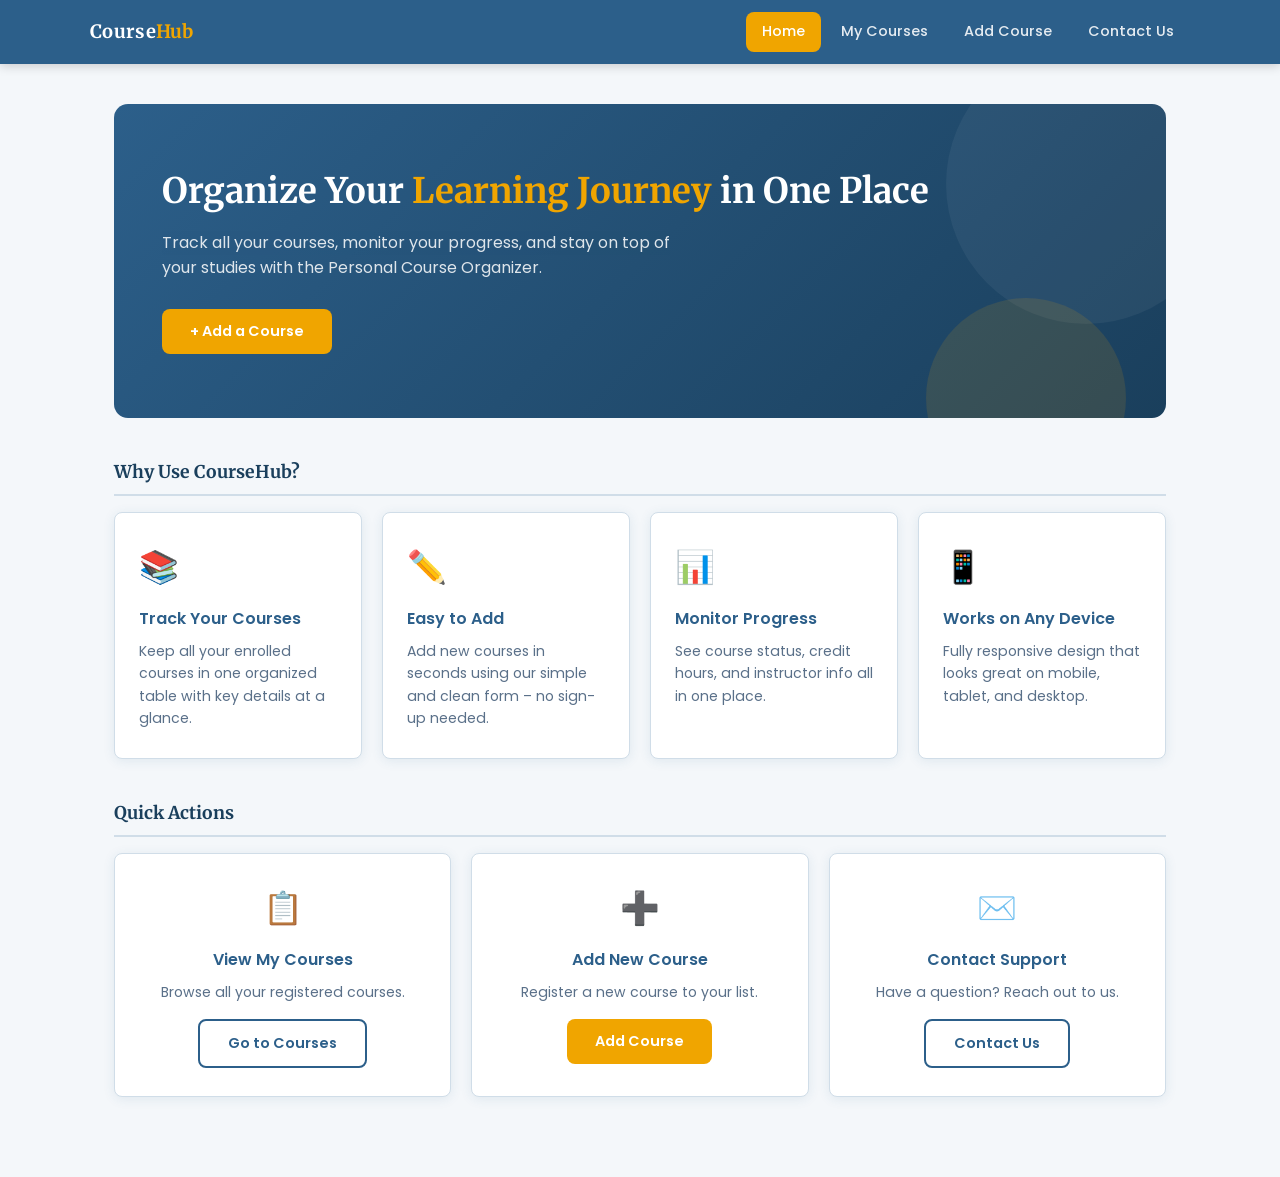
<file: index.html>
<!DOCTYPE html>
<html lang="en">
<head>
  <meta charset="UTF-8" />
  <meta name="viewport" content="width=device-width, initial-scale=1.0" />
  <title>Home – Personal Course Organizer</title>
  <link rel="stylesheet" href="style.css" />
</head>
<body>

  <!-- HEADER -->
  <header>
    <div class="header-inner">
      <div class="logo">Course<span>Hub</span></div>
      <div class="nav-toggle" id="navToggle" aria-label="Toggle menu">
        <span></span><span></span><span></span>
      </div>
      <nav id="mainNav">
        <ul>
          <li><a href="index.html" class="active">Home</a></li>
          <li><a href="my-courses.html">My Courses</a></li>
          <li><a href="add-course.html">Add Course</a></li>
          <li><a href="contact.html">Contact Us</a></li>
        </ul>
      </nav>
    </div>
  </header>

  <!-- MAIN -->
  <main>

    <!-- Hero -->
    <section class="hero">
      <h1>Organize Your <span>Learning Journey</span> in One Place</h1>
      <p>Track all your courses, monitor your progress, and stay on top of your studies with the Personal Course Organizer.</p>
      <a href="add-course.html" class="btn btn-accent">+ Add a Course</a>
    </section>

    <!-- Feature Cards -->
    <section>
      <h2 class="section-heading">Why Use CourseHub?</h2>
      <div class="cards-grid">
        <div class="card">
          <div class="card-icon">📚</div>
          <h3>Track Your Courses</h3>
          <p>Keep all your enrolled courses in one organized table with key details at a glance.</p>
        </div>
        <div class="card">
          <div class="card-icon">✏️</div>
          <h3>Easy to Add</h3>
          <p>Add new courses in seconds using our simple and clean form – no sign-up needed.</p>
        </div>
        <div class="card">
          <div class="card-icon">📊</div>
          <h3>Monitor Progress</h3>
          <p>See course status, credit hours, and instructor info all in one place.</p>
        </div>
        <div class="card">
          <div class="card-icon">📱</div>
          <h3>Works on Any Device</h3>
          <p>Fully responsive design that looks great on mobile, tablet, and desktop.</p>
        </div>
      </div>
    </section>

    <!-- Quick Actions -->
    <section>
      <h2 class="section-heading">Quick Actions</h2>
      <div class="cards-grid" style="grid-template-columns: repeat(auto-fit, minmax(200px, 1fr));">
        <div class="card" style="text-align:center;">
          <div class="card-icon">📋</div>
          <h3>View My Courses</h3>
          <p style="margin-bottom:16px;">Browse all your registered courses.</p>
          <a href="my-courses.html" class="btn btn-outline">Go to Courses</a>
        </div>
        <div class="card" style="text-align:center;">
          <div class="card-icon">➕</div>
          <h3>Add New Course</h3>
          <p style="margin-bottom:16px;">Register a new course to your list.</p>
          <a href="add-course.html" class="btn btn-accent">Add Course</a>
        </div>
        <div class="card" style="text-align:center;">
          <div class="card-icon">✉️</div>
          <h3>Contact Support</h3>
          <p style="margin-bottom:16px;">Have a question? Reach out to us.</p>
          <a href="contact.html" class="btn btn-outline">Contact Us</a>
        </div>
      </div>
    </section>

  </main>



  <script>
    document.getElementById('navToggle').addEventListener('click', function () {
      document.getElementById('mainNav').classList.toggle('open');
    });
  </script>

</body>
</html>
</file>
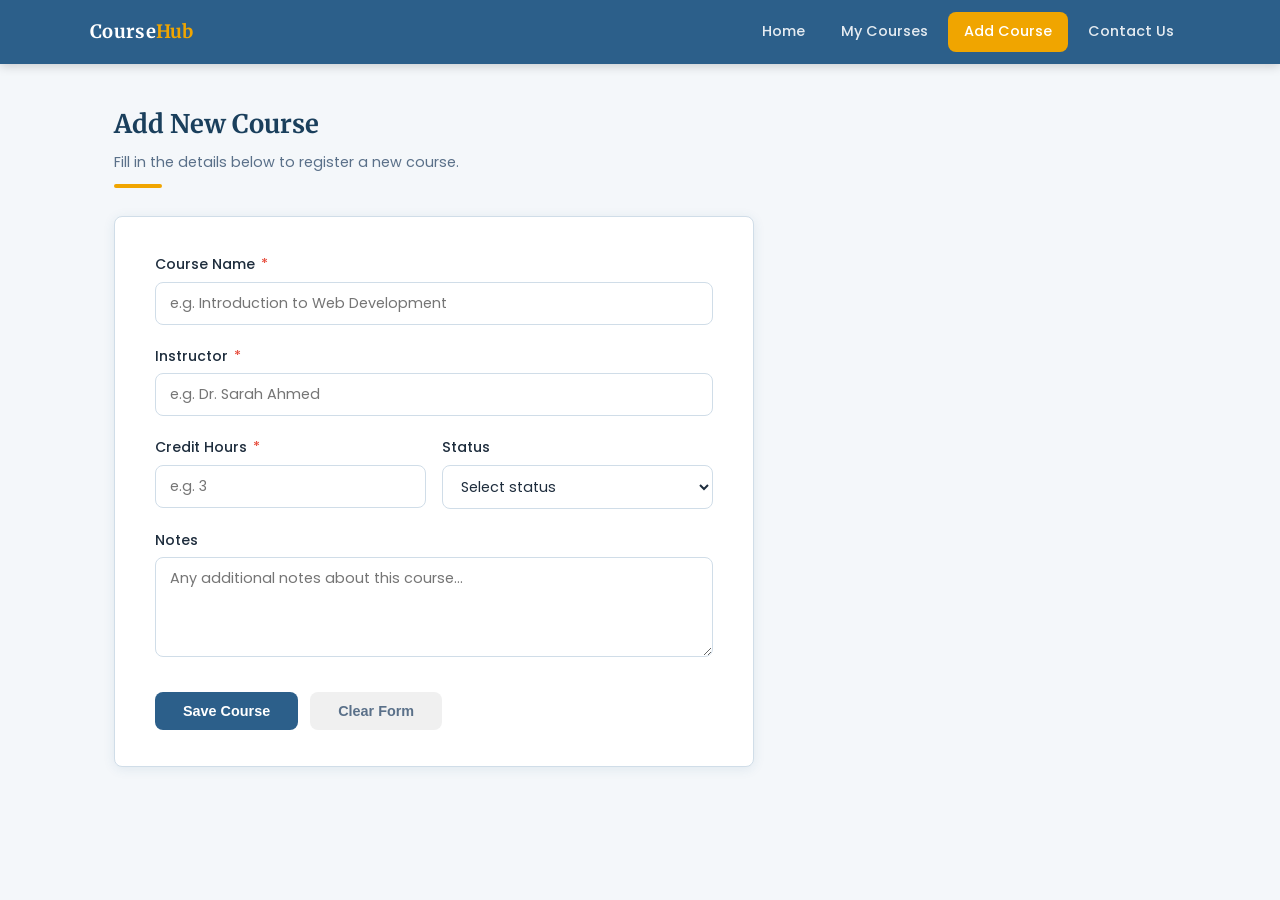
<file: add-course.html>
<!DOCTYPE html>
<html lang="en">
<head>
  <meta charset="UTF-8" />
  <meta name="viewport" content="width=device-width, initial-scale=1.0" />
  <title>Add Course – Personal Course Organizer</title>
  <link rel="stylesheet" href="style.css" />
</head>
<body>

  <!-- HEADER -->
  <header>
    <div class="header-inner">
      <div class="logo">Course<span>Hub</span></div>
      <div class="nav-toggle" id="navToggle" aria-label="Toggle menu">
        <span></span><span></span><span></span>
      </div>
      <nav id="mainNav">
        <ul>
          <li><a href="index.html">Home</a></li>
          <li><a href="my-courses.html">My Courses</a></li>
          <li><a href="add-course.html" class="active">Add Course</a></li>
          <li><a href="contact.html">Contact Us</a></li>
        </ul>
      </nav>
    </div>
  </header>

  <!-- MAIN -->
  <main>

    <div class="page-title">
      <h2>Add New Course</h2>
      <p>Fill in the details below to register a new course.</p>
      <div class="divider"></div>
    </div>

    <section>
      <div class="form-card">
        <form id="addCourseForm" novalidate>

          <!-- Course Name -->
          <div class="form-group">
            <label for="courseName">Course Name <span>*</span></label>
            <input
              type="text"
              id="courseName"
              name="courseName"
              placeholder="e.g. Introduction to Web Development"
              required
            />
          </div>

          <!-- Instructor -->
          <div class="form-group">
            <label for="instructor">Instructor <span>*</span></label>
            <input
              type="text"
              id="instructor"
              name="instructor"
              placeholder="e.g. Dr. Sarah Ahmed"
              required
            />
          </div>

          <!-- Credit Hours & Status -->
          <div class="form-row">
            <div class="form-group">
              <label for="creditHours">Credit Hours <span>*</span></label>
              <input
                type="number"
                id="creditHours"
                name="creditHours"
                min="1"
                max="6"
                placeholder="e.g. 3"
                required
              />
            </div>
            <div class="form-group">
              <label for="status">Status</label>
              <select id="status" name="status">
                <option value="" disabled selected>Select status</option>
                <option value="upcoming">Upcoming</option>
                <option value="in-progress">In Progress</option>
                <option value="completed">Completed</option>
              </select>
            </div>
          </div>

          <!-- Notes -->
          <div class="form-group">
            <label for="notes">Notes</label>
            <textarea
              id="notes"
              name="notes"
              placeholder="Any additional notes about this course..."
            ></textarea>
          </div>

          <!-- Actions -->
          <div class="form-actions">
            <button type="submit" class="btn btn-primary">Save Course</button>
            <button type="reset" class="btn btn-reset">Clear Form</button>
          </div>

        </form>

        <!-- Success message (hidden by default) -->
        <div id="successMsg" style="
          display:none;
          margin-top:20px;
          padding:14px 18px;
          background:#d4edda;
          color:#155724;
          border-radius:var(--radius);
          font-weight:500;
          font-size:0.9rem;
        ">
          ✅ Course added successfully! <a href="my-courses.html" style="color:var(--primary); text-decoration:underline;">View My Courses →</a>
        </div>
      </div>
    </section>

  </main>

  <script>
    // Mobile nav
    document.getElementById('navToggle').addEventListener('click', function () {
      document.getElementById('mainNav').classList.toggle('open');
    });

    // Form submit
    document.getElementById('addCourseForm').addEventListener('submit', function (e) {
      e.preventDefault();
      const name = document.getElementById('courseName').value.trim();
      const instructor = document.getElementById('instructor').value.trim();
      const hours = document.getElementById('creditHours').value.trim();

      if (!name || !instructor || !hours) {
        alert('Please fill in all required fields.');
        return;
      }

      document.getElementById('successMsg').style.display = 'block';
      this.reset();
      window.scrollTo({ top: document.getElementById('successMsg').offsetTop - 40, behavior: 'smooth' });
    });
  </script>

</body>
</html>
</file>
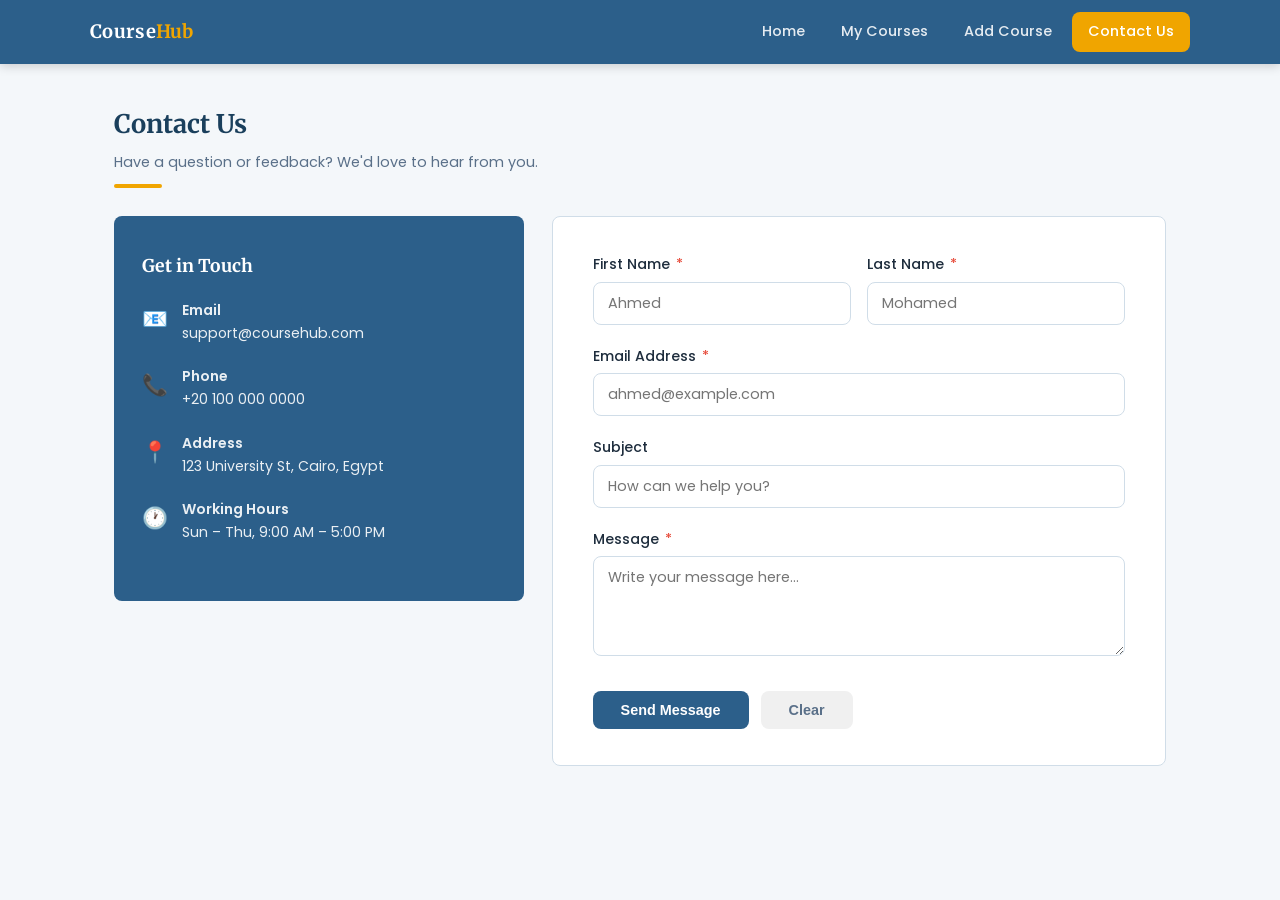
<file: contact.html>
<!DOCTYPE html>
<html lang="en">
<head>
  <meta charset="UTF-8" />
  <meta name="viewport" content="width=device-width, initial-scale=1.0" />
  <title>Contact Us – Personal Course Organizer</title>
  <link rel="stylesheet" href="style.css" />
</head>
<body>

  <!-- HEADER -->
  <header>
    <div class="header-inner">
      <div class="logo">Course<span>Hub</span></div>
      <div class="nav-toggle" id="navToggle" aria-label="Toggle menu">
        <span></span><span></span><span></span>
      </div>
      <nav id="mainNav">
        <ul>
          <li><a href="index.html">Home</a></li>
          <li><a href="my-courses.html">My Courses</a></li>
          <li><a href="add-course.html">Add Course</a></li>
          <li><a href="contact.html" class="active">Contact Us</a></li>
        </ul>
      </nav>
    </div>
  </header>

  <!-- MAIN -->
  <main>

    <div class="page-title">
      <h2>Contact Us</h2>
      <p>Have a question or feedback? We'd love to hear from you.</p>
      <div class="divider"></div>
    </div>

    <section>
      <div class="contact-grid">

        <!-- Info Panel -->
        <div class="contact-info">
          <h3>Get in Touch</h3>

          <div class="contact-item">
            <div class="icon">📧</div>
            <div>
              <p><strong>Email</strong>support@coursehub.com</p>
            </div>
          </div>

          <div class="contact-item">
            <div class="icon">📞</div>
            <div>
              <p><strong>Phone</strong>+20 100 000 0000</p>
            </div>
          </div>

          <div class="contact-item">
            <div class="icon">📍</div>
            <div>
              <p><strong>Address</strong>123 University St, Cairo, Egypt</p>
            </div>
          </div>

          <div class="contact-item">
            <div class="icon">🕐</div>
            <div>
              <p><strong>Working Hours</strong>Sun – Thu, 9:00 AM – 5:00 PM</p>
            </div>
          </div>
        </div>

        <!-- Contact Form -->
        <div class="form-card" style="box-shadow:none; border:1px solid var(--border);">
          <form id="contactForm" novalidate>

            <div class="form-row">
              <div class="form-group">
                <label for="firstName">First Name <span>*</span></label>
                <input type="text" id="firstName" name="firstName" placeholder="Ahmed" required />
              </div>
              <div class="form-group">
                <label for="lastName">Last Name <span>*</span></label>
                <input type="text" id="lastName" name="lastName" placeholder="Mohamed" required />
              </div>
            </div>

            <div class="form-group">
              <label for="email">Email Address <span>*</span></label>
              <input type="email" id="email" name="email" placeholder="ahmed@example.com" required />
            </div>

            <div class="form-group">
              <label for="subject">Subject</label>
              <input type="text" id="subject" name="subject" placeholder="How can we help you?" />
            </div>

            <div class="form-group">
              <label for="message">Message <span>*</span></label>
              <textarea id="message" name="message" placeholder="Write your message here..." required></textarea>
            </div>

            <div class="form-actions">
              <button type="submit" class="btn btn-primary">Send Message</button>
              <button type="reset" class="btn btn-reset">Clear</button>
            </div>

          </form>

          <div id="contactSuccess" style="
            display:none;
            margin-top:20px;
            padding:14px 18px;
            background:#d4edda;
            color:#155724;
            border-radius:var(--radius);
            font-weight:500;
            font-size:0.9rem;
          ">
            ✅ Your message has been sent! We'll get back to you soon.
          </div>
        </div>

      </div>
    </section>

  </main>


  <script>
    document.getElementById('navToggle').addEventListener('click', function () {
      document.getElementById('mainNav').classList.toggle('open');
    });

    document.getElementById('contactForm').addEventListener('submit', function (e) {
      e.preventDefault();
      const first = document.getElementById('firstName').value.trim();
      const email = document.getElementById('email').value.trim();
      const msg   = document.getElementById('message').value.trim();

      if (!first || !email || !msg) {
        alert('Please fill in all required fields.');
        return;
      }

      document.getElementById('contactSuccess').style.display = 'block';
      this.reset();
    });
  </script>

</body>
</html>
</file>
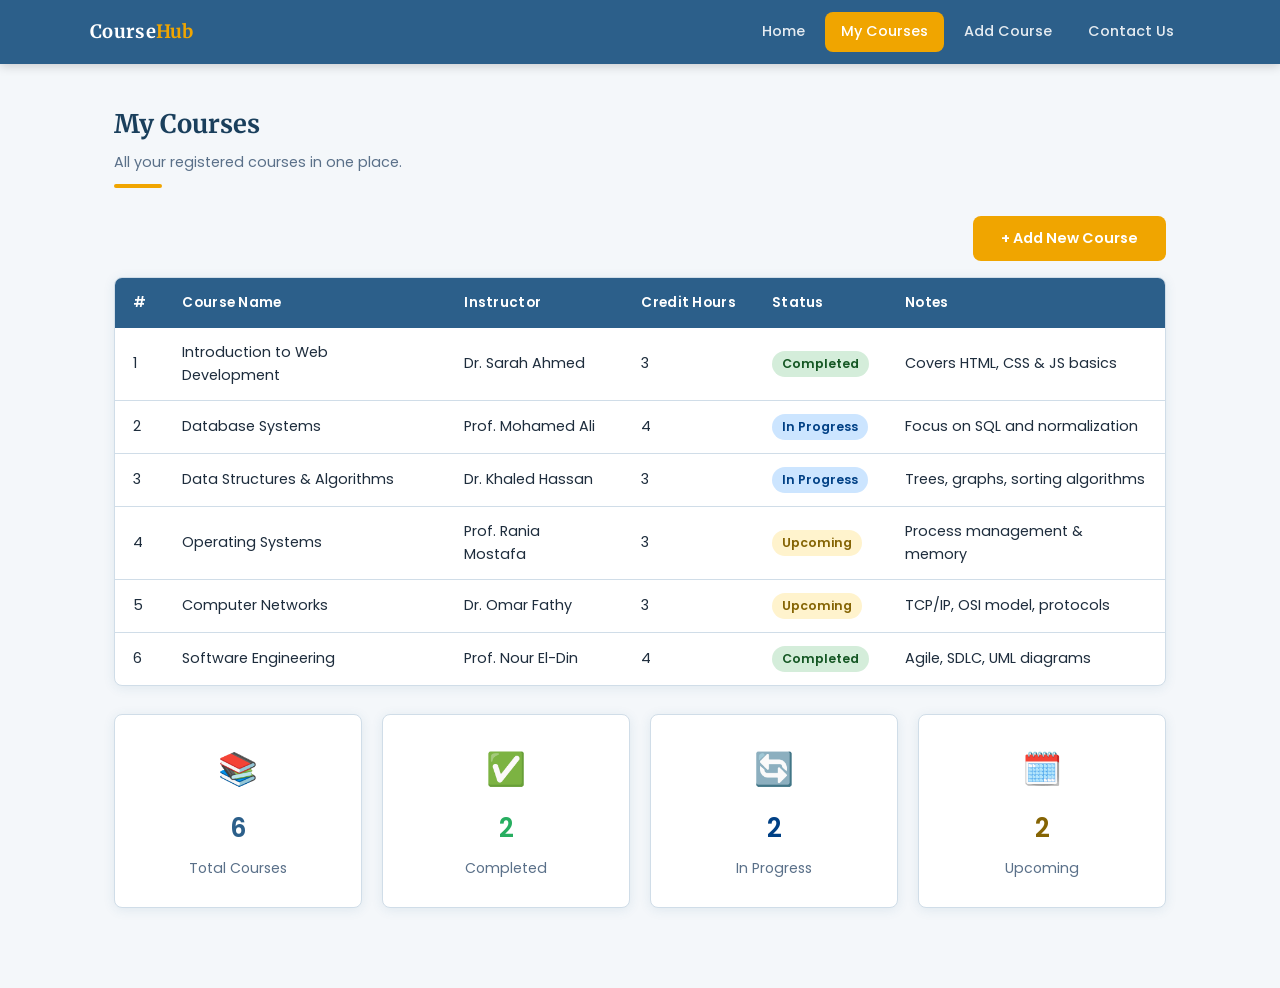
<file: my-courses.html>
<!DOCTYPE html>
<html lang="en">
<head>
  <meta charset="UTF-8" />
  <meta name="viewport" content="width=device-width, initial-scale=1.0" />
  <title>My Courses – Personal Course Organizer</title>
  <link rel="stylesheet" href="style.css" />
</head>
<body>

  <!-- HEADER -->
  <header>
    <div class="header-inner">
      <div class="logo">Course<span>Hub</span></div>
      <div class="nav-toggle" id="navToggle" aria-label="Toggle menu">
        <span></span><span></span><span></span>
      </div>
      <nav id="mainNav">
        <ul>
          <li><a href="index.html">Home</a></li>
          <li><a href="my-courses.html" class="active">My Courses</a></li>
          <li><a href="add-course.html">Add Course</a></li>
          <li><a href="contact.html">Contact Us</a></li>
        </ul>
      </nav>
    </div>
  </header>

  <!-- MAIN -->
  <main>

    <div class="page-title">
      <h2>My Courses</h2>
      <p>All your registered courses in one place.</p>
      <div class="divider"></div>
    </div>

    <div style="display:flex; justify-content:flex-end; margin-bottom:16px;">
      <a href="add-course.html" class="btn btn-accent">+ Add New Course</a>
    </div>

    <section>
      <div class="table-wrapper">
        <table>
          <thead>
            <tr>
              <th>#</th>
              <th>Course Name</th>
              <th>Instructor</th>
              <th>Credit Hours</th>
              <th>Status</th>
              <th>Notes</th>
            </tr>
          </thead>
          <tbody>
            <tr>
              <td>1</td>
              <td>Introduction to Web Development</td>
              <td>Dr. Sarah Ahmed</td>
              <td>3</td>
              <td><span class="badge badge-green">Completed</span></td>
              <td>Covers HTML, CSS & JS basics</td>
            </tr>
            <tr>
              <td>2</td>
              <td>Database Systems</td>
              <td>Prof. Mohamed Ali</td>
              <td>4</td>
              <td><span class="badge badge-blue">In Progress</span></td>
              <td>Focus on SQL and normalization</td>
            </tr>
            <tr>
              <td>3</td>
              <td>Data Structures & Algorithms</td>
              <td>Dr. Khaled Hassan</td>
              <td>3</td>
              <td><span class="badge badge-blue">In Progress</span></td>
              <td>Trees, graphs, sorting algorithms</td>
            </tr>
            <tr>
              <td>4</td>
              <td>Operating Systems</td>
              <td>Prof. Rania Mostafa</td>
              <td>3</td>
              <td><span class="badge badge-yellow">Upcoming</span></td>
              <td>Process management & memory</td>
            </tr>
            <tr>
              <td>5</td>
              <td>Computer Networks</td>
              <td>Dr. Omar Fathy</td>
              <td>3</td>
              <td><span class="badge badge-yellow">Upcoming</span></td>
              <td>TCP/IP, OSI model, protocols</td>
            </tr>
            <tr>
              <td>6</td>
              <td>Software Engineering</td>
              <td>Prof. Nour El-Din</td>
              <td>4</td>
              <td><span class="badge badge-green">Completed</span></td>
              <td>Agile, SDLC, UML diagrams</td>
            </tr>
          </tbody>
        </table>
      </div>
    </section>

    <!-- Summary -->
    <section style="margin-top:28px;">
      <div class="cards-grid" style="grid-template-columns: repeat(auto-fit, minmax(160px, 1fr));">
        <div class="card" style="text-align:center;">
          <div class="card-icon">📚</div>
          <h3 style="font-size:1.6rem; color:var(--primary);">6</h3>
          <p>Total Courses</p>
        </div>
        <div class="card" style="text-align:center;">
          <div class="card-icon">✅</div>
          <h3 style="font-size:1.6rem; color:var(--success);">2</h3>
          <p>Completed</p>
        </div>
        <div class="card" style="text-align:center;">
          <div class="card-icon">🔄</div>
          <h3 style="font-size:1.6rem; color:#004085;">2</h3>
          <p>In Progress</p>
        </div>
        <div class="card" style="text-align:center;">
          <div class="card-icon">🗓️</div>
          <h3 style="font-size:1.6rem; color:#856404;">2</h3>
          <p>Upcoming</p>
        </div>
      </div>
    </section>

  </main>


  <script>
    document.getElementById('navToggle').addEventListener('click', function () {
      document.getElementById('mainNav').classList.toggle('open');
    });
  </script>

</body>
</html>
</file>
<file: style.css>
/* ===========================
   Personal Course Organizer
   External Stylesheet
=========================== */

@import url('https://fonts.googleapis.com/css2?family=Poppins:wght@300;400;500;600;700&family=Merriweather:wght@400;700&display=swap');

/* --- CSS Variables --- */
:root {
  --primary:    #2c5f8a;
  --primary-dark: #1a3f5c;
  --accent:     #f0a500;
  --accent-dark:#c97e00;
  --bg:         #f4f7fa;
  --bg-card:    #ffffff;
  --text:       #1e2d3d;
  --text-light: #5a7089;
  --border:     #d0dde8;
  --success:    #27ae60;
  --radius:     8px;
  --shadow:     0 2px 12px rgba(44,95,138,0.10);
  --transition: 0.25s ease;
}

/* --- Reset & Base --- */
*, *::before, *::after { box-sizing: border-box; margin: 0; padding: 0; }

body {
  font-family: 'Poppins', sans-serif;
  background: var(--bg);
  color: var(--text);
  min-height: 100vh;
  display: flex;
  flex-direction: column;
  font-size: 15px;
  line-height: 1.6;
}

a { color: inherit; text-decoration: none; }
img { max-width: 100%; display: block; }
ul { list-style: none; }

/* ===========================
   HEADER & NAV
=========================== */
header {
  background: var(--primary);
  color: #fff;
  padding: 0 24px;
  position: sticky;
  top: 0;
  z-index: 100;
  box-shadow: 0 2px 10px rgba(0,0,0,0.18);
}

.header-inner {
  max-width: 1100px;
  margin: 0 auto;
  display: flex;
  align-items: center;
  justify-content: space-between;
  height: 64px;
  gap: 16px;
}

.logo {
  font-family: 'Merriweather', serif;
  font-size: 1.15rem;
  font-weight: 700;
  letter-spacing: 0.3px;
  color: #fff;
  white-space: nowrap;
}

.logo span {
  color: var(--accent);
}

nav ul {
  display: flex;
  gap: 4px;
}

nav ul li a {
  display: block;
  padding: 8px 16px;
  border-radius: var(--radius);
  font-weight: 500;
  font-size: 0.9rem;
  color: rgba(255,255,255,0.88);
  transition: background var(--transition), color var(--transition);
}

nav ul li a:hover,
nav ul li a.active {
  background: rgba(255,255,255,0.15);
  color: #fff;
}

nav ul li a.active {
  background: var(--accent);
  color: #fff;
}

/* Hamburger */
.nav-toggle {
  display: none;
  flex-direction: column;
  gap: 5px;
  cursor: pointer;
  padding: 4px;
}

.nav-toggle span {
  display: block;
  width: 24px;
  height: 2px;
  background: #fff;
  border-radius: 2px;
  transition: var(--transition);
}

/* ===========================
   MAIN CONTENT
=========================== */
main {
  flex: 1;
  max-width: 1100px;
  width: 100%;
  margin: 40px auto;
  padding: 0 24px;
}

/* ===========================
   HERO (Home)
=========================== */
.hero {
  background: linear-gradient(135deg, var(--primary) 0%, var(--primary-dark) 100%);
  color: #fff;
  border-radius: 14px;
  padding: 64px 48px;
  margin-bottom: 40px;
  position: relative;
  overflow: hidden;
}

.hero::before {
  content: '';
  position: absolute;
  right: -60px;
  top: -60px;
  width: 280px;
  height: 280px;
  background: rgba(255,255,255,0.05);
  border-radius: 50%;
}

.hero::after {
  content: '';
  position: absolute;
  right: 40px;
  bottom: -80px;
  width: 200px;
  height: 200px;
  background: rgba(240,165,0,0.12);
  border-radius: 50%;
}

.hero h1 {
  font-family: 'Merriweather', serif;
  font-size: 2.2rem;
  margin-bottom: 16px;
  line-height: 1.3;
}

.hero h1 span { color: var(--accent); }

.hero p {
  font-size: 1rem;
  opacity: 0.85;
  max-width: 520px;
  margin-bottom: 28px;
}

.btn {
  display: inline-block;
  padding: 11px 28px;
  border-radius: var(--radius);
  font-weight: 600;
  font-size: 0.9rem;
  cursor: pointer;
  transition: background var(--transition), transform var(--transition), box-shadow var(--transition);
  border: none;
}

.btn-accent {
  background: var(--accent);
  color: #fff;
}

.btn-accent:hover {
  background: var(--accent-dark);
  transform: translateY(-2px);
  box-shadow: 0 4px 16px rgba(240,165,0,0.35);
}

.btn-outline {
  background: transparent;
  color: var(--primary);
  border: 2px solid var(--primary);
}

.btn-outline:hover {
  background: var(--primary);
  color: #fff;
  transform: translateY(-2px);
}

/* ===========================
   CARDS
=========================== */
.cards-grid {
  display: grid;
  grid-template-columns: repeat(auto-fit, minmax(230px, 1fr));
  gap: 20px;
  margin-bottom: 40px;
}

.card {
  background: var(--bg-card);
  border-radius: var(--radius);
  padding: 28px 24px;
  box-shadow: var(--shadow);
  border: 1px solid var(--border);
  transition: transform var(--transition), box-shadow var(--transition);
}

.card:hover {
  transform: translateY(-4px);
  box-shadow: 0 8px 24px rgba(44,95,138,0.15);
}

.card-icon {
  font-size: 2rem;
  margin-bottom: 14px;
}

.card h3 {
  font-size: 1rem;
  font-weight: 600;
  margin-bottom: 8px;
  color: var(--primary);
}

.card p {
  font-size: 0.88rem;
  color: var(--text-light);
}

/* ===========================
   PAGE TITLE
=========================== */
.page-title {
  margin-bottom: 28px;
}

.page-title h2 {
  font-family: 'Merriweather', serif;
  font-size: 1.6rem;
  color: var(--primary-dark);
  margin-bottom: 6px;
}

.page-title p {
  color: var(--text-light);
  font-size: 0.9rem;
}

.divider {
  width: 48px;
  height: 4px;
  background: var(--accent);
  border-radius: 4px;
  margin: 10px 0 0;
}

/* ===========================
   TABLE (My Courses)
=========================== */
.table-wrapper {
  background: var(--bg-card);
  border-radius: var(--radius);
  box-shadow: var(--shadow);
  border: 1px solid var(--border);
  overflow-x: auto;
}

table {
  width: 100%;
  border-collapse: collapse;
  font-size: 0.9rem;
}

thead {
  background: var(--primary);
  color: #fff;
}

thead th {
  padding: 14px 18px;
  text-align: left;
  font-weight: 600;
  font-size: 0.85rem;
  letter-spacing: 0.3px;
  white-space: nowrap;
}

tbody tr {
  border-bottom: 1px solid var(--border);
  transition: background var(--transition);
}

tbody tr:last-child { border-bottom: none; }

tbody tr:hover {
  background: #eaf2fb;
}

tbody td {
  padding: 13px 18px;
  color: var(--text);
  vertical-align: middle;
}

.badge {
  display: inline-block;
  padding: 3px 10px;
  border-radius: 20px;
  font-size: 0.78rem;
  font-weight: 600;
}

.badge-green  { background: #d4edda; color: #155724; }
.badge-blue   { background: #cce5ff; color: #004085; }
.badge-yellow { background: #fff3cd; color: #856404; }

/* ===========================
   FORM (Add Course)
=========================== */
.form-card {
  background: var(--bg-card);
  border-radius: var(--radius);
  box-shadow: var(--shadow);
  border: 1px solid var(--border);
  padding: 36px 40px;
  max-width: 640px;
}

.form-group {
  margin-bottom: 20px;
}

.form-group label {
  display: block;
  font-weight: 500;
  font-size: 0.88rem;
  color: var(--text);
  margin-bottom: 6px;
}

.form-group label span {
  color: #e74c3c;
  margin-left: 2px;
}

.form-group input,
.form-group select,
.form-group textarea {
  width: 100%;
  padding: 10px 14px;
  border: 1.5px solid var(--border);
  border-radius: var(--radius);
  font-family: 'Poppins', sans-serif;
  font-size: 0.9rem;
  color: var(--text);
  background: #fff;
  transition: border-color var(--transition), box-shadow var(--transition);
  outline: none;
}

.form-group input:focus,
.form-group select:focus,
.form-group textarea:focus {
  border-color: var(--primary);
  box-shadow: 0 0 0 3px rgba(44,95,138,0.12);
}

.form-group input:hover,
.form-group select:hover,
.form-group textarea:hover {
  border-color: var(--primary);
}

.form-group textarea {
  resize: vertical;
  min-height: 100px;
}

.form-row {
  display: grid;
  grid-template-columns: 1fr 1fr;
  gap: 16px;
}

.form-actions {
  display: flex;
  gap: 12px;
  margin-top: 28px;
}

.btn-primary {
  background: var(--primary);
  color: #fff;
}

.btn-primary:hover {
  background: var(--primary-dark);
  transform: translateY(-2px);
  box-shadow: 0 4px 14px rgba(44,95,138,0.3);
}

.btn-reset {
  background: #f0f0f0;
  color: var(--text-light);
}

.btn-reset:hover {
  background: #e0e0e0;
}

/* ===========================
   CONTACT
=========================== */
.contact-grid {
  display: grid;
  grid-template-columns: 1fr 1.5fr;
  gap: 28px;
  align-items: start;
}

.contact-info {
  background: var(--primary);
  color: #fff;
  border-radius: var(--radius);
  padding: 36px 28px;
}

.contact-info h3 {
  font-family: 'Merriweather', serif;
  font-size: 1.1rem;
  margin-bottom: 20px;
}

.contact-item {
  display: flex;
  align-items: flex-start;
  gap: 14px;
  margin-bottom: 22px;
}

.contact-item .icon {
  font-size: 1.3rem;
  margin-top: 2px;
  flex-shrink: 0;
}

.contact-item p {
  font-size: 0.88rem;
  opacity: 0.9;
  line-height: 1.5;
}

.contact-item strong {
  display: block;
  font-weight: 600;
  margin-bottom: 2px;
  opacity: 1;
}

/* ===========================
   FOOTER
=========================== */
footer {
  background: var(--primary-dark);
  color: rgba(255,255,255,0.7);
  text-align: center;
  padding: 20px 24px;
  font-size: 0.83rem;
  margin-top: auto;
}

footer span { color: var(--accent); }

/* ===========================
   SECTION HEADING
=========================== */
.section-heading {
  font-family: 'Merriweather', serif;
  font-size: 1.1rem;
  color: var(--primary-dark);
  margin-bottom: 16px;
  padding-bottom: 8px;
  border-bottom: 2px solid var(--border);
}

/* ===========================
   RESPONSIVE
=========================== */
@media (max-width: 768px) {
  .header-inner { height: 56px; }

  .nav-toggle { display: flex; }

  nav {
    position: absolute;
    top: 56px;
    left: 0;
    right: 0;
    background: var(--primary-dark);
    max-height: 0;
    overflow: hidden;
    transition: max-height 0.3s ease;
  }

  nav.open { max-height: 300px; }

  nav ul {
    flex-direction: column;
    gap: 0;
    padding: 8px 16px 16px;
  }

  nav ul li a { padding: 11px 12px; }

  .hero {
    padding: 40px 24px;
  }

  .hero h1 { font-size: 1.5rem; }

  .contact-grid { grid-template-columns: 1fr; }

  .form-card { padding: 24px 20px; }

  .form-row { grid-template-columns: 1fr; }

  main { margin: 24px auto; }
}

@media (max-width: 480px) {
  .hero h1 { font-size: 1.3rem; }
  thead th, tbody td { padding: 10px 12px; }
}
</file>
